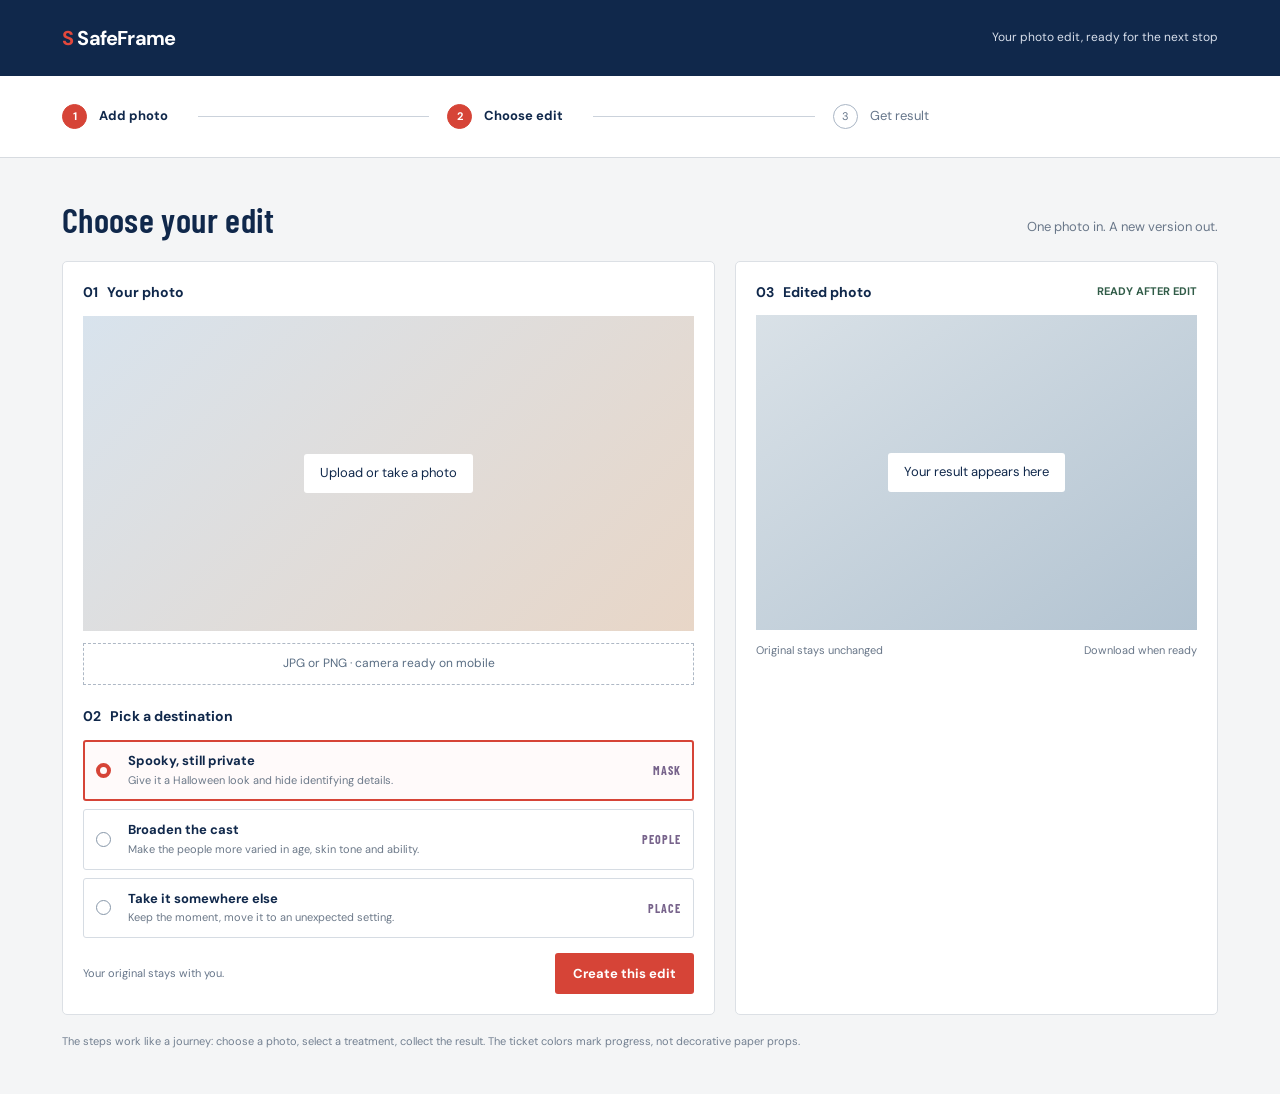
<file: .impeccable/mocks/decision/ticket-wallet.html>
<!doctype html>
<html lang="en">
<head>
<meta charset="utf-8"><meta name="viewport" content="width=device-width,initial-scale=1">
<link rel="preconnect" href="https://fonts.googleapis.com"><link href="https://fonts.googleapis.com/css2?family=Barlow+Condensed:wght@600;700&family=DM+Sans:wght@400;500;600;700&display=swap" rel="stylesheet">
<title>SafeFrame — Ticket Wallet direction</title>
<style>
*{box-sizing:border-box}body{margin:0;background:#f4f5f6;color:#10284b;font:15px/1.45 'DM Sans',sans-serif;height:900px;overflow:hidden}header{height:76px;background:#10284b;color:#fff;display:flex;align-items:center;justify-content:space-between;padding:0 62px}.brand{font-weight:700;letter-spacing:-.04em;font-size:20px}.brand b{color:#e3483c}.top-note{font-size:12px;color:#d8dfeb}.steps{height:82px;background:#fff;display:flex;align-items:center;gap:0;padding:0 62px;border-bottom:1px solid #d7dbe0}.step{flex:1;display:flex;align-items:center;gap:12px;color:#65758a;font-size:13px}.step:not(:last-child):after{content:'';height:1px;background:#cbd2db;flex:1;margin:0 18px}.num{width:25px;height:25px;border:1px solid #aab6c5;border-radius:50%;display:grid;place-items:center;font-size:11px}.step.active{color:#10284b;font-weight:700}.step.active .num{background:#d64437;border-color:#d64437;color:#fff}main{padding:44px 62px}.heading{display:flex;align-items:end;justify-content:space-between;margin-bottom:24px}.heading h1{font:600 35px/1 'Barlow Condensed',sans-serif;letter-spacing:.01em;margin:0}.heading p{color:#697789;margin:0;font-size:13px}.workspace{display:grid;grid-template-columns:1.15fr .85fr;gap:20px;max-width:1316px;margin:auto}.panel{background:#fff;border:1px solid #dce0e5;padding:20px;border-radius:5px}.panel h2{font-size:14px;margin:0 0 14px}.photo{height:315px;background:linear-gradient(135deg,#d8e3ed,#e8d6c7);display:grid;place-items:center;color:#10284b}.photo span{background:#fff;padding:10px 16px;font-size:13px;border-radius:3px}.photo.result{background:linear-gradient(145deg,#d9e1e7,#b2c3d1)}.upload{margin-top:12px;border:1px dashed #aeb8c5;padding:11px;text-align:center;color:#596d83;font-size:12px}.choices{display:grid;gap:8px}.choice{display:grid;grid-template-columns:22px 1fr auto;align-items:center;gap:10px;padding:11px 12px;border:1px solid #d6dce3;border-radius:3px}.choice.selected{border:2px solid #d64437;padding:10px 11px;background:#fffafa}.radio{width:15px;height:15px;border:1px solid #8797a9;border-radius:50%}.selected .radio{border:4px solid #d64437}.choice strong{display:block;font-size:13px}.choice small{display:block;color:#6c7989;font-size:11px;margin-top:2px}.fare{color:#77638b;font:700 12px 'Barlow Condensed',sans-serif;letter-spacing:.08em;text-transform:uppercase}.actions{display:flex;align-items:center;justify-content:space-between;margin-top:15px}.subtle{font-size:11px;color:#67768a}.button{border:0;border-radius:3px;background:#d64437;color:#fff;padding:12px 18px;font:700 13px 'DM Sans',sans-serif}.resulthead{display:flex;justify-content:space-between;align-items:center;margin-bottom:13px}.resulthead h2{margin:0}.ready{font-size:11px;color:#315c48;font-weight:700}.resultcaption{display:flex;justify-content:space-between;margin-top:13px;color:#687688;font-size:11px}.disclaimer{max-width:1316px;margin:19px auto 0;color:#738091;font-size:11px}
</style></head>
<body>
<header><div class="brand"><b>S</b> SafeFrame</div><div class="top-note">Your photo edit, ready for the next stop</div></header>
<nav class="steps"><div class="step active"><span class="num">1</span> Add photo</div><div class="step active"><span class="num">2</span> Choose edit</div><div class="step"><span class="num">3</span> Get result</div></nav>
<main><div class="heading"><h1>Choose your edit</h1><p>One photo in. A new version out.</p></div>
<div class="workspace"><section class="panel"><h2>01 &nbsp; Your photo</h2><div class="photo"><span>Upload or take a photo</span></div><div class="upload">JPG or PNG · camera ready on mobile</div><h2 style="margin-top:21px">02 &nbsp; Pick a destination</h2><div class="choices">
<div class="choice selected"><span class="radio"></span><div><strong>Spooky, still private</strong><small>Give it a Halloween look and hide identifying details.</small></div><span class="fare">Mask</span></div>
<div class="choice"><span class="radio"></span><div><strong>Broaden the cast</strong><small>Make the people more varied in age, skin tone and ability.</small></div><span class="fare">People</span></div>
<div class="choice"><span class="radio"></span><div><strong>Take it somewhere else</strong><small>Keep the moment, move it to an unexpected setting.</small></div><span class="fare">Place</span></div>
</div><div class="actions"><span class="subtle">Your original stays with you.</span><button class="button">Create this edit</button></div></section>
<section class="panel"><div class="resulthead"><h2>03 &nbsp; Edited photo</h2><span class="ready">READY AFTER EDIT</span></div><div class="photo result"><span>Your result appears here</span></div><div class="resultcaption"><span>Original stays unchanged</span><span>Download when ready</span></div></section></div>
<p class="disclaimer">The steps work like a journey: choose a photo, select a treatment, collect the result. The ticket colors mark progress, not decorative paper props.</p></main>
</body></html>
</file>
